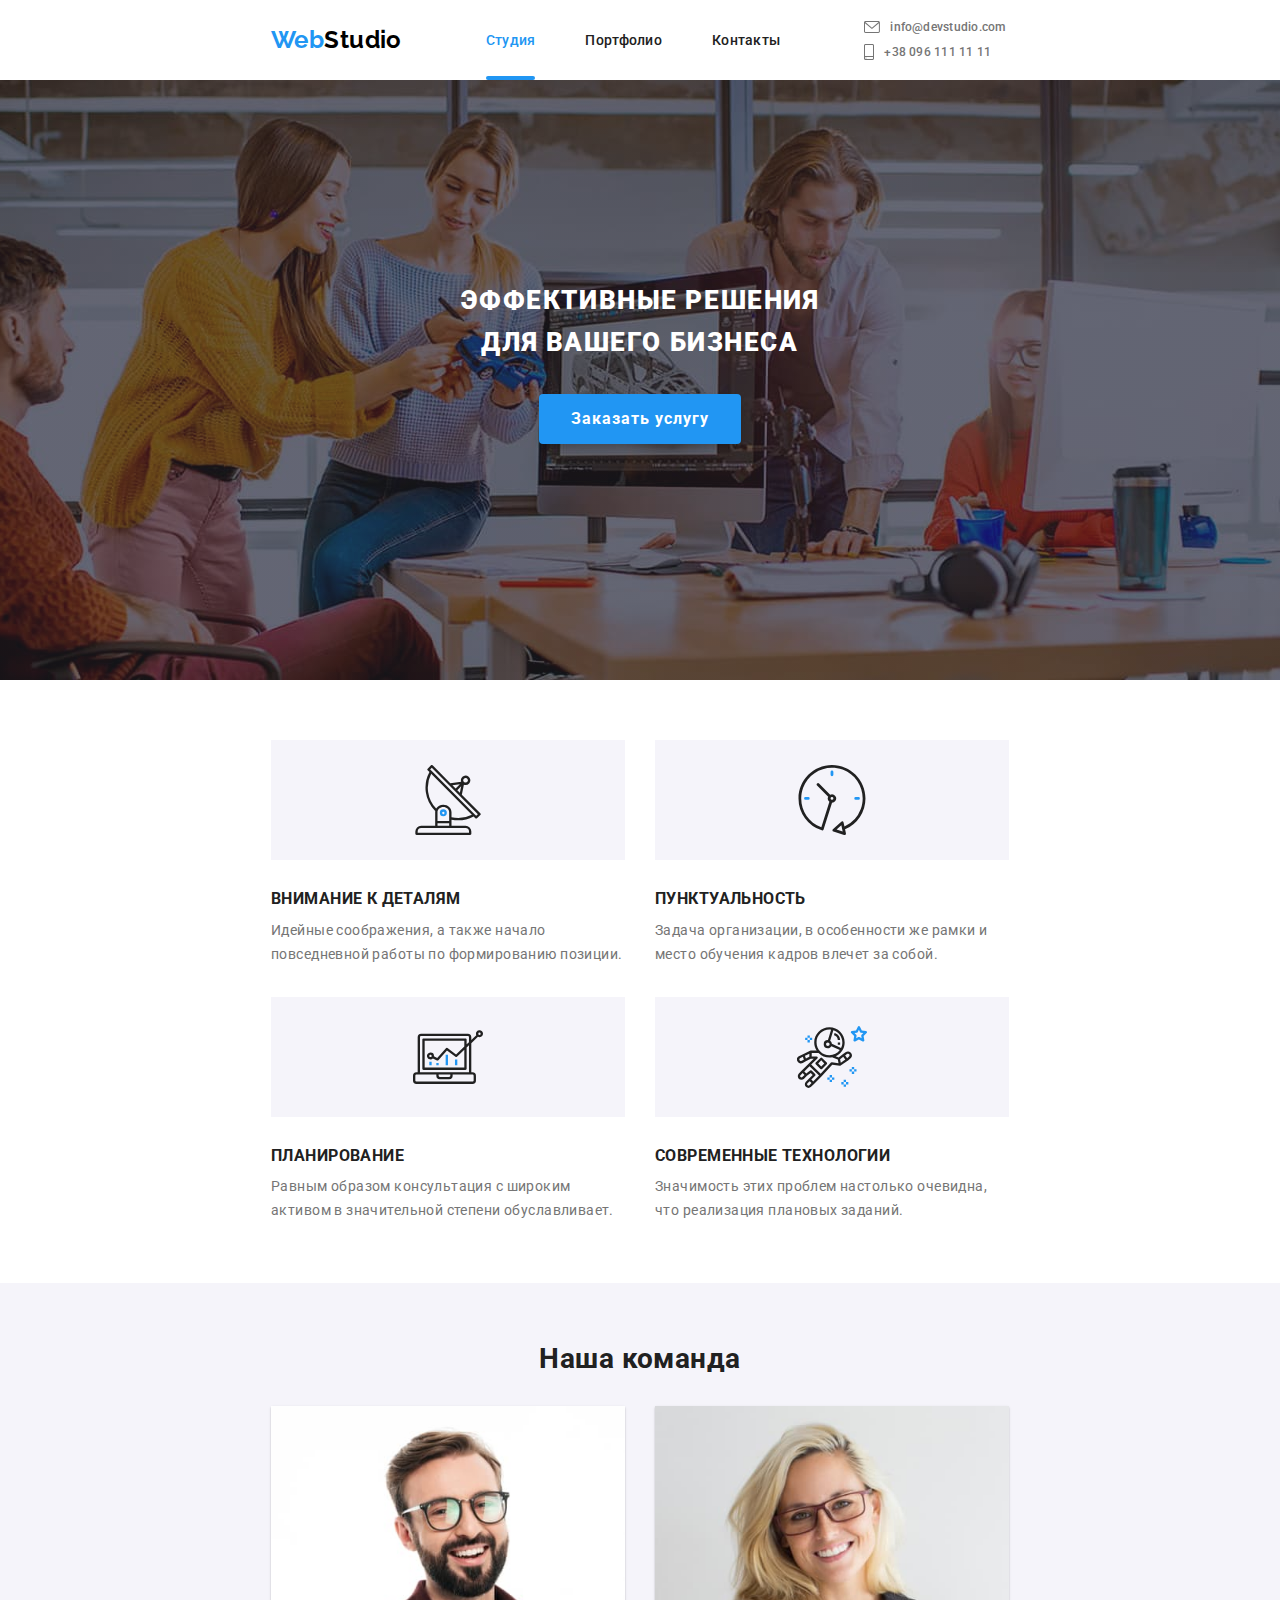
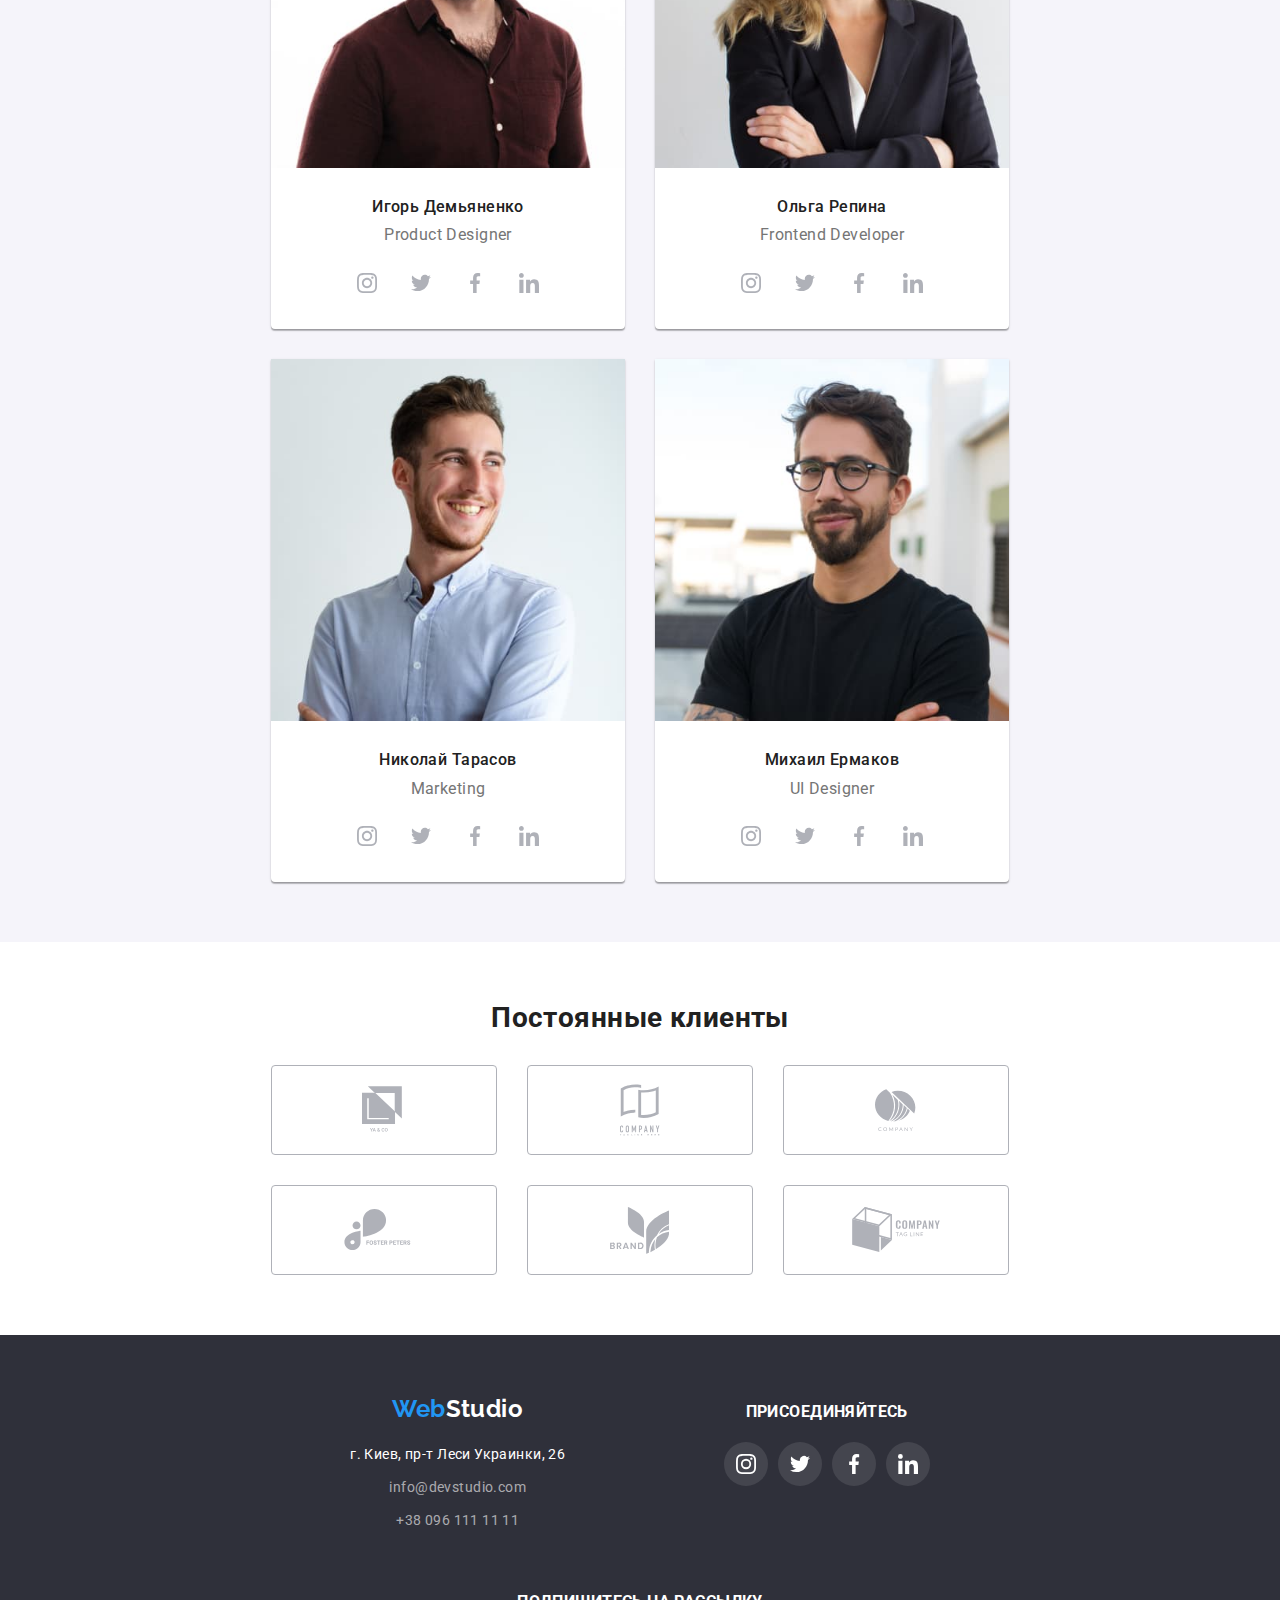
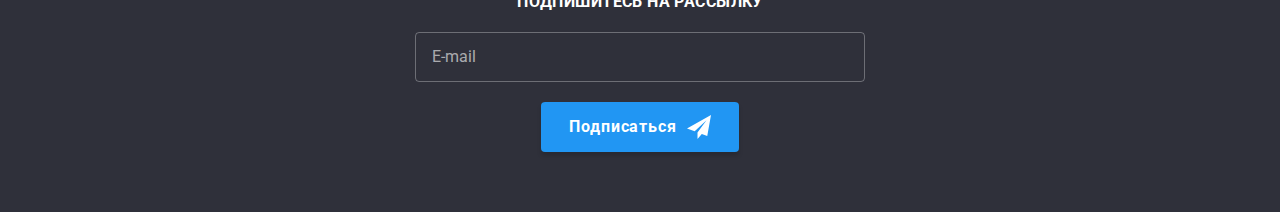
<file: index.html>
<!DOCTYPE html>
<html lang="ru">
<head>
    <meta charset="UTF-8">
    <meta name="viewport" content="width=device-width, initial-scale=1.0">
    <title>Web Studio</title>
    <link href="https://fonts.googleapis.com/css2?family=Roboto:wght@400;500;700;900&display=swap" rel="stylesheet">
    <link href="https://fonts.googleapis.com/css2?family=Raleway:wght@700&family=Roboto:wght@400;500;700;900&display=swap" rel="stylesheet">
    <link rel="stylesheet" href="./css/main.min.css">
</head>
<body>
    <header class="header">
        <div class="header-nav container">
            <div class="mobile-header">
                <a href="./index.html" class="logo"><span>Web</span><span class="studio-logo">Studio</span></a>
                <button 
                class="menu-button is-open" 
                type="button"
                aria-expanded="false"
                aria-controls="menu-container" 
                data-menu-button>
                    <svg width="40px" height="40px" aria-label="переключатель мобильного меню">
                        <use class="menu-icon-open" href="./images/icons/symbol-defs.svg#icon-open-menu"></use>
                        <use class="menu-icon-close" href="./images/icons/symbol-defs.svg#icon-close-menu"></use>
                    </svg>
                </button>
            </div>
            <div class="menu-container" id="menu-container" data-menu>
                <nav>
                    <ul class="site-nav">
                        <li><a class="site-nav-link current-link" href="./index.html">Студия</a></li>
                        <li><a class="site-nav-link" href="./portfolio.html">Портфолио</a></li>
                        <li><a class="site-nav-link" href="#">Контакты</a></li>
                    </ul>
                </nav>
                <ul class="auth-nav">
                    <li><a class="auth-nav-link" href="mailto:info@devstudio.com">
                        <svg class="nav-icon" width="16px" height="12px">
                            <use href="./images/icons/symbol-defs.svg#icon-envelope"></use>
                        </svg> info@devstudio.com</a>
                    </li>
                    <li><a class="auth-nav-link" href="tel:+380961111111">
                        <svg class="nav-icon" width="10px" height="16px">
                            <use href="./images/icons/symbol-defs.svg#icon-smartphone"></use>
                        </svg>+38 096 111 11 11</a>
                    </li>
                </ul>   
            </div>      
        </div>
    </header>
    <main>
        <section class="hero">
            <div class="container">
            <h1 class="hero-title">Эффективные решения<br>для вашего бизнеса</h1>
            <button data-modal-open class="hero-button">Заказать услугу</button>                      
            </div>        
        </section>
        <section class="about-us">
          <div class="container">
            <h2 class="is-hidden">Особенности нашей компании</h2>
            <ul class="about-us-list">
                <li class="about-us-item-antenna">
                    <h3 class="about-us-title">Внимание к деталям</h3>
                    <p class="about-us-text">Идейные соображения, а также начало повседневной работы по формированию позиции.</p>
                </li>
                <li class="about-us-item-clock">
                    <h3 class="about-us-title">Пунктуальность</h3>
                    <p class="about-us-text">Задача организации, в особенности же рамки и место обучения кадров влечет за собой.</p>
                </li>
                <li class="about-us-item-diagram">
                    <h3 class="about-us-title">Планирование</h3>
                    <p class="about-us-text">Равным образом консультация с широким активом в значительной степени обуславливает.</p>
                </li>
                <li class="about-us-item-astronaut">
                    <h3 class="about-us-title">Современные технологии</h3>
                    <p class="about-us-text">Значимость этих проблем настолько очевидна, что реализация плановых заданий.</p>
                </li>
            </ul>
        </div>
        </section>
        <section class="features">
            <div class="container">
            <h2 class="features-title">Чем мы занимаемся</h2>
            <ul class="features-list">
                <li class="features-item">
                    <img class="features-img" 
                    srcset="
                         ./images/1_img370.jpg 1x, 
                         ./images/1_img740.jpg 2x"
                    src="./images/1_img370.jpg" 
                    alt="картинка рабочего процесса 1">
                    <h3 class="features-img-caption">Десктопные приложения</h3>
                </li>
                <li class="features-item">
                    <img class="features-img" 
                    srcset="
                         ./images/2_img370.jpg 1x, 
                         ./images/2_img740.jpg 2x"
                    src="./images/2_img370.jpg" 
                    alt="картинка рабочего процесса 2">
                    <h3 class="features-img-caption">Мобильные приложения</h3>
                </li>
                <li class="features-item">
                    <img class="features-img" 
                    srcset="
                         ./images/3_img370.jpg 1x, 
                         ./images/3_img740.jpg 2x"
                    src="./images/3_img370.jpg" 
                    alt="картинка рабочего процесса 3">
                    <h3 class="features-img-caption">Дизайнерские решения</h3>
                </li>
            </ul>
            </div>
        </section>
        <section class="team">
            <div class="container">
            <h2 class="team-title">Наша команда</h2>
            <ul class="team-list">
                <li class="team-item">
                    <img class="team-worker-photo" 
                         srcset="
                         ./images/team/igor_demyanenko_img450.jpg 1x, 
                         ./images/team/igor_demyanenko_img900.jpg 2x"
                         src="./images/team/igor_demyanenko_img450.jpg" 
                         alt="Игорь Демьяненко">
                    <h3 class="team-worker-name">Игорь Демьяненко</h3>
                    <p class="team-worker-profession">Product Designer</p>
                    <ul class="team-social-links-list">
                        <li><a class="team-social-link" href="">
                                <svg class="team-social-icon" width="20px" height="20px">
                                    <use href="./images/icons/symbol-defs.svg#icon-instagram"></use>
                                </svg>
                            </a>
                        </li>                        
                        <li><a class="team-social-link" href="">
                                <svg class="team-social-icon" width="20px" height="20px">
                                    <use href="./images/icons/symbol-defs.svg#icon-twitter"></use>
                                </svg>
                            </a>
                        </li>
                        <li><a class="team-social-link" href="">
                                <svg class="team-social-icon" width="20px" height="20px">
                                    <use href="./images/icons/symbol-defs.svg#icon-facebook"></use>
                                </svg>
                            </a>
                        </li>
                        <li><a class="team-social-link" href="">
                                <svg class="team-social-icon" width="20px" height="20px">
                                    <use href="./images/icons/symbol-defs.svg#icon-linkedin"></use>
                                </svg>
                            </a>
                        </li>
                    </ul>
                </li>
                <li class="team-item">
                    <img class="team-worker-photo"
                    srcset="
                         ./images/team/olga_repina_img450.jpg 1x, 
                         ./images/team/olga_repina_img900.jpg 2x" 
                    src="./images/team/olga_repina_img450.jpg" 
                    alt="Ольга Репина">
                    <h3 class="team-worker-name">Ольга Репина</h3>
                    <p class="team-worker-profession">Frontend Developer</p>
                    <ul class="team-social-links-list">
                        <li><a class="team-social-link" href="">
                                <svg class="team-social-icon" width="20px" height="20px">
                                    <use href="./images/icons/symbol-defs.svg#icon-instagram"></use>
                                </svg>
                            </a>
                        </li>
                        <li><a class="team-social-link" href="">
                                <svg class="team-social-icon" width="20px" height="20px">
                                    <use href="./images/icons/symbol-defs.svg#icon-twitter"></use>
                                </svg>
                            </a>
                        </li>
                        <li><a class="team-social-link" href="">
                                <svg class="team-social-icon" width="20px" height="20px">
                                    <use href="./images/icons/symbol-defs.svg#icon-facebook"></use>
                                </svg>
                            </a>
                        </li>
                        <li><a class="team-social-link" href="">
                                <svg class="team-social-icon" width="20px" height="20px">
                                    <use href="./images/icons/symbol-defs.svg#icon-linkedin"></use>
                                </svg>
                            </a>
                        </li>
                    </ul>
                </li>
                <li class="team-item">
                    <img class="team-worker-photo" 
                    srcset="
                         ./images/team/nikolai_tarasov_img450.jpg 1x, 
                         ./images/team/nikolai_tarasov_img900.jpg 2x" 
                    src="./images/team/nikolai_tarasov_img450.jpg" 
                    alt="Николай Тарасов">
                    <h3 class="team-worker-name">Николай Тарасов</h3>
                    <p  class="team-worker-profession">Marketing</p>
                    <ul class="team-social-links-list">
                        <li><a class="team-social-link" href="">
                                <svg class="team-social-icon" width="20px" height="20px">
                                    <use href="./images/icons/symbol-defs.svg#icon-instagram"></use>
                                </svg>
                            </a>
                        </li>
                        <li><a class="team-social-link" href="">
                                <svg class="team-social-icon" width="20px" height="20px">
                                    <use href="./images/icons/symbol-defs.svg#icon-twitter"></use>
                                </svg>
                            </a>
                        </li>
                        <li><a class="team-social-link" href="">
                                <svg class="team-social-icon" width="20px" height="20px">
                                    <use href="./images/icons/symbol-defs.svg#icon-facebook"></use>
                                </svg>
                            </a>
                        </li>
                        <li><a class="team-social-link" href="">
                                <svg class="team-social-icon" width="20px" height="20px">
                                    <use href="./images/icons/symbol-defs.svg#icon-linkedin"></use>
                                </svg>
                            </a>
                        </li>
                    </ul>
                </li>
                <li class="team-item">
                    <img class="team-worker-photo"
                    srcset="
                         ./images/team/mihail_ermakov_img450.jpg 1x, 
                         ./images/team/mihail_ermakov_img900.jpg 2x"  
                    src="./images/team/mihail_ermakov_img450.jpg" 
                    alt="Михаил Ермаков">
                    <h3 class="team-worker-name">Михаил Ермаков</h3>
                    <p class="team-worker-profession">UI Designer</p>
                    <ul class="team-social-links-list">
                        <li><a class="team-social-link" href="">
                                <svg class="team-social-icon" width="20px" height="20px">
                                    <use href="./images/icons/symbol-defs.svg#icon-instagram"></use>
                                </svg>
                            </a>
                        </li>
                        <li><a class="team-social-link" href="">
                                <svg class="team-social-icon" width="20px" height="20px">
                                    <use href="./images/icons/symbol-defs.svg#icon-twitter"></use>
                                </svg>
                            </a>
                        </li>
                        <li><a class="team-social-link" href="">
                                <svg class="team-social-icon" width="20px" height="20px">
                                    <use href="./images/icons/symbol-defs.svg#icon-facebook"></use>
                                </svg>
                            </a>
                        </li>
                        <li><a class="team-social-link" href="">
                                <svg class="team-social-icon" width="20px" height="20px">
                                    <use href="./images/icons/symbol-defs.svg#icon-linkedin"></use>
                                </svg>
                            </a>
                        </li>
                    </ul>
                </li>
            </ul>                
            </div>
        </section>
        <section class="clients">
            <div class="container">
            <h2 class="clients-title">Постоянные клиенты</h2>
            <ul class="clients-list">
                <li><a class="clients-link" href="">
                    <svg class="clients-logo" width="44px" height="49px">
                        <use href="./images/icons/symbol-defs.svg#icon-logo-1"></use>
                    </svg>
                </a></li>
                <li><a class="clients-link" href="">
                    <svg class="clients-logo" width="40px" height="52px">
                        <use href="./images/icons/symbol-defs.svg#icon-logo-2"></use>
                    </svg>
                </a></li>
                <li><a class="clients-link" href="">
                    <svg class="clients-logo" width="41px" height="42.6px">
                        <use href="./images/icons/symbol-defs.svg#icon-logo-3"></use>
                    </svg>
                </a></li>
                <li><a class="clients-link" href="">
                    <svg class="clients-logo" width="79.6px" height="42px">
                        <use href="./images/icons/symbol-defs.svg#icon-logo-4"></use>
                    </svg>
                </a></li>
                <li><a class="clients-link" href="">
                    <svg class="clients-logo" width="59px" height="47px">
                        <use href="./images/icons/symbol-defs.svg#icon-logo-5"></use>
                    </svg>
                </a></li>
                <li><a class="clients-link" href="">
                    <svg class="clients-logo"  width="88.5px" height="45.5px">
                        <use href="./images/icons/symbol-defs.svg#icon-logo-6"></use>
                    </svg>
                </a></li>
            </ul>    
            </div>
        </section>
    </main>
        <footer class="footer">
            <div class="footer-nav container">
                <div class="footer-auth-nav">
                    <a class="logo" href="./index.html"><span>Web</span><span class="studio-logo">Studio</span></a>
                    <address>
                        <ul class="footer-auth-nav-list">
                            <li class="footer-auth-nav-link"><a href="#">г. Киев, пр-т Леси Украинки, 26</a></li>
                            <li class="footer-auth-nav-link"><a href="mailto:info@devstudio.com">info@devstudio.com</a></li>
                            <li class="footer-auth-nav-link"><a href="tel:+380961111111">+38 096 111 11 11</a></li>
                        </ul>
                    </address>
                </div>
                <div class="footer-social-links">
                    <h3 class="footer-social-links-title">присоединяйтесь</h3>
                    <ul class="footer-social-links-list">
                        <li><a class="footer-social-links-instagram" href=""></a></li>
                        <li><a class="footer-social-links-twitter" href=""></a></li>
                        <li><a class="footer-social-links-facebook" href=""></a></li>
                        <li><a class="footer-social-links-linkedin" href=""></a></li>
                    </ul>
                </div>
                <form class="footer-form">
                    <h3 class="footer-form-title">Подпишитесь на рассылку</h3>
                    <input class="footer-input" type="email" name="email" placeholder="E-mail">
                    <button class="footer-input-button" type="submit">
                        Подписаться
                        <svg class="footer-input-img" width="24px" height="24px">
                            <use href="./images/icons/symbol-defs.svg#icon-send"></use>
                        </svg>
                    </button>
                </form>
            </div>
        </footer>
    <!-- modal window -->
     <div  data-modal class="is-hidden modal-backdrop">
        <div class="modal">
            <button data-modal-close class="modal-close-button">
              <svg class="modal-icon-close" width="14px" height="14px">
                <use href="./images/icons/symbol-defs.svg#icon-close"></use>
              </svg>  
            </button>

            <!-- разметка формы -->

              <p class="modal-form-title">Оставьте свои данные, мы вам перезвоним</p>
              <form class="js-speaker-form">
                <label class="modal-form-field">
                    <p class="modal-form-field-caption">Имя</p>
                    <input class="modal-form-input" type="text" name="name"/>
                    <svg class="modal-input-icon icon-man" width="18px" height="18px">
                        <use href="./images/icons/symbol-defs.svg#icon-man"></use>
                    </svg>
                </label>
                <label class="modal-form-field">
                    <p class="modal-form-field-caption">Телефон</p>
                    <input class="modal-form-input" type="tel" name="tel"/> 
                    <svg class="modal-input-icon" width="18px" height="18px">
                        <use href="./images/icons/symbol-defs.svg#icon-phone"></use>
                    </svg>
                </label>
                <label class="modal-form-field">
                    <p class="modal-form-field-caption">Почта</p>
                    <input class="modal-form-input" type="email" name="mail"/>
                    <svg class="modal-input-icon" width="18px" height="18px">
                        <use href="./images/icons/symbol-defs.svg#icon-email"></use>
                    </svg>
                </label>
                <label class="modal-form-field">
                    <p class="modal-form-field-caption">Комментарий</p>
                    <textarea  class="modal-form-input" name="comment" placeholder="Введите текст"></textarea>
                </label>                
                <label class="modal-checkbox-label">
                    <input class="modal-checkbox" type="checkbox" name="agreement">
                    <span class="modal-checkbox-content">Соглашаюсь с рассылкой и принимаю <a class="modal-agreement-terms" href=""> Условия договора</a></span>
                </label>
                <button class="modal-submit-button" type="submit">Отправить</button>
              </form>   
        </div>
    </div>      
    <script src="./js/modal.js"></script>
    <script src="./js/menu.js"></script>
</body>
</html>
</file>
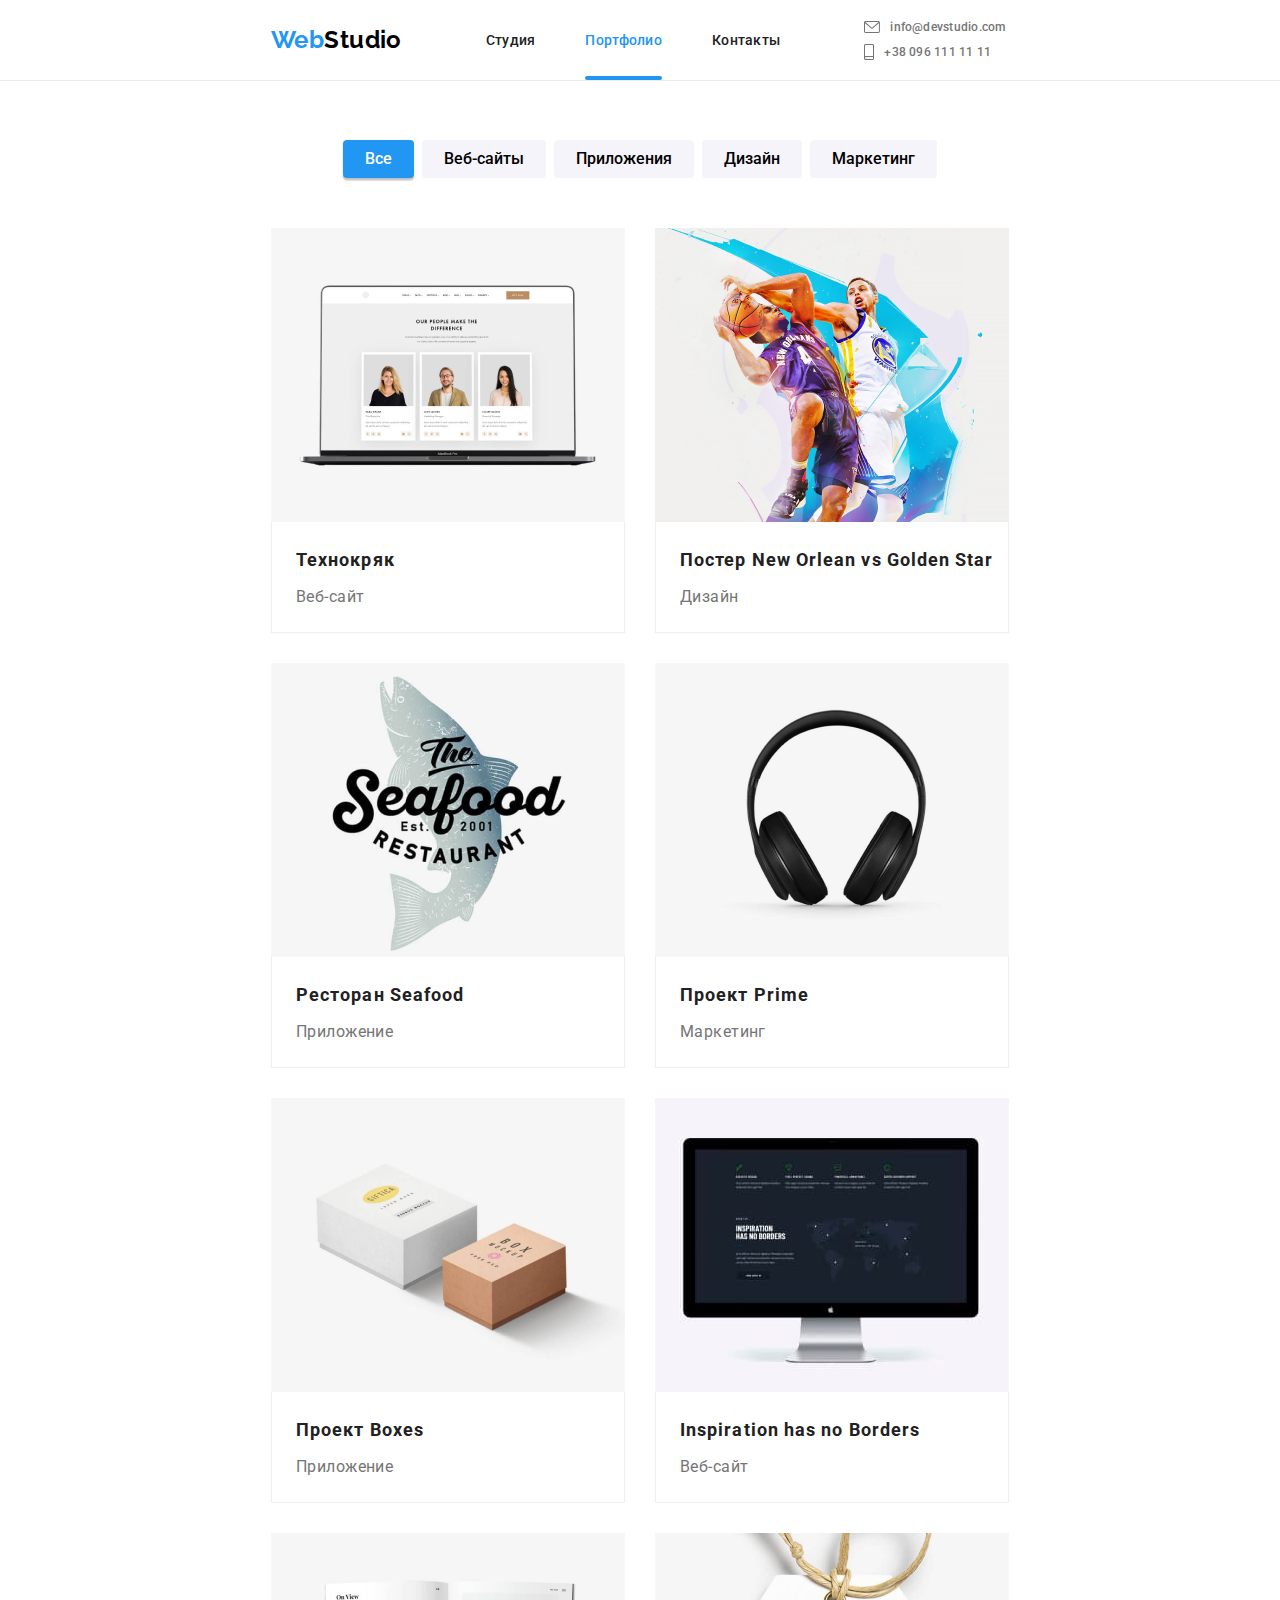
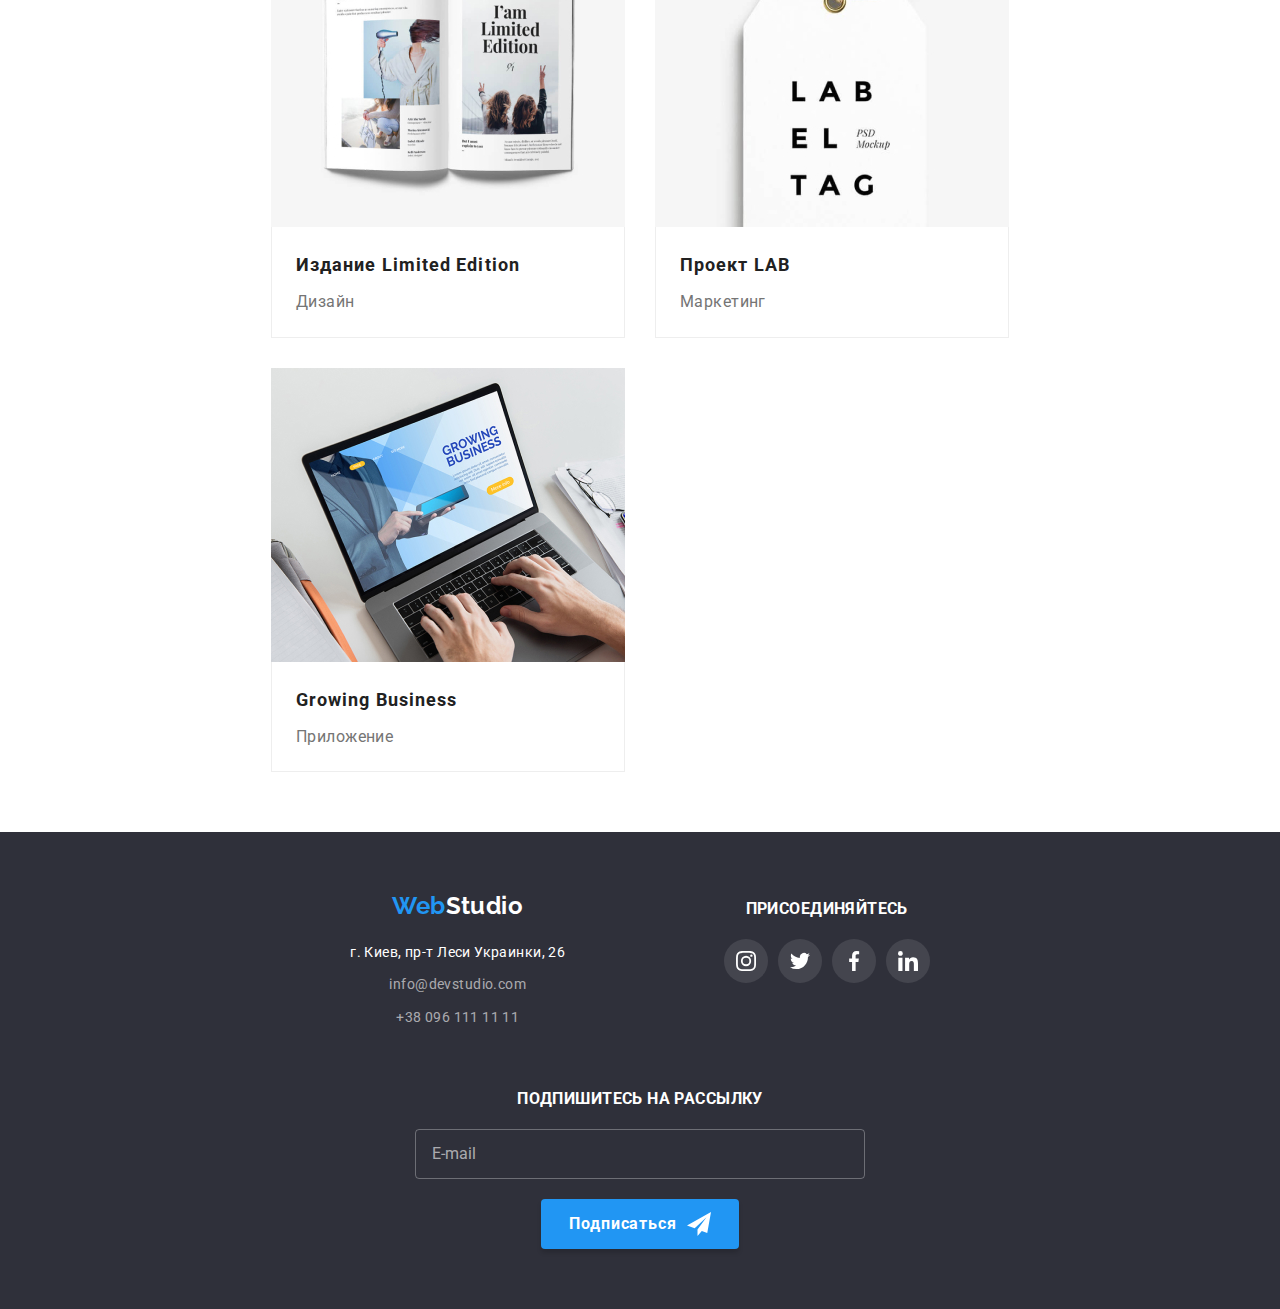
<file: portfolio.html>
<!DOCTYPE html>
<html lang="ru">
<head>
    <meta charset="UTF-8">
    <meta name="viewport" content="width=device-width, initial-scale=1.0">
    <title>Portfolio</title>
    <link href="https://fonts.googleapis.com/css2?family=Roboto:wght@400;500;700;900&display=swap" rel="stylesheet">
    <link href="https://fonts.googleapis.com/css2?family=Raleway:wght@700&family=Roboto:wght@400;500;700;900&display=swap"
        rel="stylesheet">
    <link rel="stylesheet" href="./css/portfolio.min.css">
</head>
<body>
    <header class="header">
      <div class="header-nav container">
        <div class="mobile-header">
          <a href="./index.html" class="logo"><span>Web</span><span class="studio-logo">Studio</span></a>
          <button class="menu-button is-open" type="button" aria-expanded="false" aria-controls="menu-container"
            data-menu-button>
            <svg width="40px" height="40px" aria-label="переключатель мобильного меню">
              <use class="menu-icon-open" href="./images/icons/symbol-defs.svg#icon-open-menu"></use>
              <use class="menu-icon-close" href="./images/icons/symbol-defs.svg#icon-close-menu"></use>
            </svg>
          </button>
        </div>
        <div class="menu-container" id="menu-container" data-menu>
          <nav>
            <ul class="site-nav">
              <li><a class="site-nav-link" href="./index.html">Студия</a></li>
              <li><a class="site-nav-link current-link" href="./portfolio.html">Портфолио</a></li>
              <li><a class="site-nav-link" href="#">Контакты</a></li>
            </ul>
          </nav>
          <ul class="auth-nav">
            <li><a class="auth-nav-link" href="mailto:info@devstudio.com">
                <svg class="nav-icon" width="16px" height="12px">
                  <use href="./images/icons/symbol-defs.svg#icon-envelope"></use>
                </svg> info@devstudio.com</a>
            </li>
            <li><a class="auth-nav-link" href="tel:+380961111111">
                <svg class="nav-icon" width="10px" height="16px">
                  <use href="./images/icons/symbol-defs.svg#icon-smartphone"></use>
                </svg>+38 096 111 11 11</a>
            </li>
          </ul>
        </div>
      </div>
    </header>
    <main>
        <section class="projects">
            <div class="container">
            <h1 class="is-hidden">Наши проэкты</h1>
            <div class="projects-filter">
              <ul class="projects-filter-list"> 
                <li><button class="projects-filter-button current">Все</button></li>
                <li><button class="projects-filter-button">Веб-сайты</button></li>
                <li><button class="projects-filter-button">Приложения</button></li>
                <li><button class="projects-filter-button">Дизайн</button></li>
                <li><button class="projects-filter-button">Маркетинг</button></li>
              </ul>
            </div>
            <ul class="projects-list">
              <li><a class="projects-item" href="">
                <div class="prject-img-text">
                  <img class="prject-img"
                  srcset="
                         ./images/img_tehno.jpg 1x, 
                         ./images/img_tehno@2x.jpg 2x"
                  src="./images/img_tehno.jpg" 
                  alt="картинка вебсайта на ноутбуке">
                  <p class="prject-pop-up-text">Технокряк это современная площадка распространения коронавируса. Компании используют эту
                        платформу для цифрового
                        шпионажа и атак на защищённые сервера конкурентов.</p>
                </div>
                <div class="project-content">
                  <h2 class="project-name">Технокряк</h2>
                  <p class="project-type">Веб-сайт</p>  
                </div> 
              </a></li>
              <li><a class="projects-item" href="">
                <div class="prject-img-text">
                  <img class="prject-img"
                  srcset="
                         ./images/img_new-orlean.jpg 1x, 
                         ./images/img_new-orlean@2x.jpg 2x"
                  src="./images/img_new-orlean.jpg"
                  alt="плакат с баскетболистами">
                  <p class="prject-pop-up-text">Технокряк это современная площадка распространения коронавируса. Компании используют эту
                    платформу для цифрового
                    шпионажа и атак на защищённые сервера конкурентов.</p>
                </div>
                <div class="project-content">
                  <h2 class="project-name">Постер New Orlean vs Golden Star</h2>
                  <p class="project-type">Дизайн</p>
                </div>
              </a></li>
              <li><a class="projects-item" href="">
                <div class="prject-img-text">
                  <img class="prject-img"
                  srcset="
                         ./images/img_seafood.jpg 1x, 
                         ./images/img_seafood@2x.jpg 2x"
                  src="./images/img_seafood.jpg"
                  alt="логотип рыбного ресторана">
                  <p class="prject-pop-up-text">Технокряк это современная площадка распространения коронавируса. Компании используют эту
                    платформу для цифрового
                    шпионажа и атак на защищённые сервера конкурентов.</p>
                </div>
                <div class="project-content">
                    <h2 class="project-name">Ресторан Seafood</h2>
                    <p class="project-type">Приложение</p>
                </div>
              </a></li>
              <li><a class="projects-item" href="">
                <div class="prject-img-text">
                  <img class="prject-img"
                  srcset="
                         ./images/img_headfones.jpg 1x, 
                         ./images/img_headfones@2x.jpg 2x"
                  src="./images/img_headfones.jpg" 
                  alt="картинка наушников">
                  <p class="prject-pop-up-text">Технокряк это современная площадка распространения коронавируса. Компании используют эту
                    платформу для цифрового
                    шпионажа и атак на защищённые сервера конкурентов.</p>
                </div>
                <div class="project-content">
                  <h2 class="project-name">Проект Prime</h2>
                  <p class="project-type">Маркетинг</p>
                </div>                
              </a></li>
              <li><a class="projects-item" href="">
                <div class="prject-img-text">
                  <img class="prject-img"
                  srcset="
                         ./images/img_boxes.jpg 1x, 
                         ./images/img_boxes@2x.jpg 2x"
                  src="./images/img_boxes.jpg"
                  alt="картинка с коробками">
                  <p class="prject-pop-up-text">Технокряк это современная площадка распространения коронавируса. Компании используют эту
                    платформу для цифрового
                    шпионажа и атак на защищённые сервера конкурентов.</p>
                </div>
                <div class="project-content">
                  <h2 class="project-name">Проект Boxes</h2>
                  <p class="project-type">Приложение</p>
                </div>                
              </a></li>
              <li><a class="projects-item" href="">
                <div class="prject-img-text">
                  <img class="prject-img"
                  srcset="./images/img_monitor.jpg 1x, 
                         ./images/img_monitor@2x.jpg 2x"
                  src="./images/img_monitor.jpg" 
                  alt="картинка монитора с веб-сайтом">
                  <p class="prject-pop-up-text">Технокряк это современная площадка распространения коронавируса. Компании используют эту
                    платформу для цифрового
                    шпионажа и атак на защищённые сервера конкурентов.</p>
                </div>
                <div class="project-content">
                  <h2 class="project-name">Inspiration has no Borders</h2>
                  <p class="project-type">Веб-сайт</p>
                </div>
              </a></li>
              <li><a class="projects-item" href="">
                <div class="prject-img-text">
                  <img class="prject-img"
                  srcset="
                         ./images/img_book.jpg 1x, 
                         ./images/img_book@2x.jpg 2x"
                  src="./images/img_book.jpg" 
                  alt="фото с журнальным розворотом">
                  <p class="prject-pop-up-text">Технокряк это современная площадка распространения коронавируса. Компании используют эту
                    платформу для цифрового
                    шпионажа и атак на защищённые сервера конкурентов.</p>
                </div>
                <div class="project-content">
                  <h2 class="project-name">Издание Limited Edition</h2>
                  <p class="project-type">Дизайн</p>
                </div>                
              </a></li>
              <li><a class="projects-item" href="">
                <div class="prject-img-text">
                  <img class="prject-img" 
                  srcset="
                         ./images/img_label.jpg 1x, 
                         ./images/img_label@2x.jpg 2x"
                  src="./images/img_label.jpg" 
                  alt="картинка с биркой">
                  <p class="prject-pop-up-text">Технокряк это современная площадка распространения коронавируса. Компании используют эту
                    платформу для цифрового
                    шпионажа и атак на защищённые сервера конкурентов.</p>
                </div>
                <div class="project-content">
                   <h2 class="project-name">Проект LAB</h2>
                   <p class="project-type">Маркетинг</p> 
                </div>                
              </a></li>
              <li><a class="projects-item" href="">
                <div class="prject-img-text">
                  <img class="prject-img"
                  srcset="
                         ./images/img_laptop.jpg 1x, 
                         ./images/img_laptop@2x.jpg 2x"
                  src="./images/img_laptop.jpg"
                  alt="фото ноутбука с руками на клавиатуре">
                  <p class="prject-pop-up-text">Технокряк это современная площадка распространения коронавируса. Компании используют эту
                    платформу для цифрового
                    шпионажа и атак на защищённые сервера конкурентов.</p>
                </div>
                <div class="project-content">
                   <h2 class="project-name">Growing Business</h2>
                   <p class="project-type">Приложение</p> 
                </div>                
              </a></li>   
            </ul>
            </div>
      </section>
  </main>
    <footer class="footer">
      <div class="footer-nav container">
        <div class="footer-auth-nav">
          <a class="logo" href="./index.html"><span>Web</span><span class="studio-logo">Studio</span></a>
          <address>
            <ul class="footer-auth-nav-list">
              <li class="footer-auth-nav-link"><a href="#">г. Киев, пр-т Леси Украинки, 26</a></li>
              <li class="footer-auth-nav-link"><a href="mailto:info@devstudio.com">info@devstudio.com</a></li>
              <li class="footer-auth-nav-link"><a href="tel:+380961111111">+38 096 111 11 11</a></li>
            </ul>
          </address>
        </div>
        <div class="footer-social-links">
          <h3 class="footer-social-links-title">присоединяйтесь</h3>
          <ul class="footer-social-links-list">
            <li><a class="footer-social-links-instagram" href=""></a></li>
            <li><a class="footer-social-links-twitter" href=""></a></li>
            <li><a class="footer-social-links-facebook" href=""></a></li>
            <li><a class="footer-social-links-linkedin" href=""></a></li>
          </ul>
        </div>
        <form class="footer-form">
          <h3 class="footer-form-title">Подпишитесь на рассылку</h3>
          <input class="footer-input" type="email" name="email" placeholder="E-mail">
          <button class="footer-input-button" type="submit">
            Подписаться
            <svg class="footer-input-img" width="24px" height="24px">
              <use href="./images/icons/symbol-defs.svg#icon-send"></use>
            </svg>
          </button>
        </form>
      </div>
    </footer>
    <script src="./js/menu.js"></script>
</body>
</html>
</file>
<file: css/main.min.css>
/*! modern-normalize v1.0.0 | MIT License | https://github.com/sindresorhus/modern-normalize */*,*::before,*::after{-webkit-box-sizing:border-box;box-sizing:border-box}:root{-moz-tab-size:4;-o-tab-size:4;tab-size:4}html{line-height:1.15;-webkit-text-size-adjust:100%}body{margin:0}body{font-family:system-ui,-apple-system,"Segoe UI",Roboto,Helvetica,Arial,sans-serif,"Apple Color Emoji","Segoe UI Emoji"}hr{height:0;color:inherit}abbr[title]{-webkit-text-decoration:underline dotted;text-decoration:underline dotted}b,strong{font-weight:bolder}code,kbd,samp,pre{font-family:ui-monospace, SFMono-Regular, Consolas, 'Liberation Mono', Menlo, monospace;font-size:1em}small{font-size:80%}sub,sup{font-size:75%;line-height:0;position:relative;vertical-align:baseline}sub{bottom:-0.25em}sup{top:-0.5em}table{text-indent:0;border-color:inherit}button,input,optgroup,select,textarea{font-family:inherit;font-size:100%;line-height:1.15;margin:0}button,select{text-transform:none}button,[type='button'],[type='reset'],[type='submit']{-webkit-appearance:button}::-moz-focus-inner{border-style:none;padding:0}:-moz-focusring{outline:1px dotted ButtonText}:-moz-ui-invalid{box-shadow:none}legend{padding:0}progress{vertical-align:baseline}::-webkit-inner-spin-button,::-webkit-outer-spin-button{height:auto}[type='search']{-webkit-appearance:textfield;outline-offset:-2px}::-webkit-search-decoration{-webkit-appearance:none}::-webkit-file-upload-button{-webkit-appearance:button;font:inherit}summary{display:list-item}ul{list-style:none}a{text-decoration:none;color:inherit}*{margin:0;padding:0}.container{margin-left:auto;margin-right:auto;max-width:1200px;padding-left:15px;padding-right:15px}@media screen and (min-width: 480px){.container{width:480px}}@media screen and (min-width: 768px){.container{width:768px}}@media screen and (min-width: 1600px){.container{width:1600px}}.hero-button,.footer-input-button,.modal-submit-button{display:inline-block;font-weight:700;font-size:16px;line-height:1.87;letter-spacing:0.06em;background-color:#2196f3;color:#fff;padding:10px 32px;-webkit-box-shadow:0px 4px 4px rgba(0,0,0,0.15);box-shadow:0px 4px 4px rgba(0,0,0,0.15);border-radius:4px;border:none;cursor:pointer}.features-img-caption,.footer-social-links-title,.footer-form-title{font-weight:700;line-height:1.14;text-transform:uppercase;color:#fff}.features-title,.team-title,.clients-title{font-weight:700;font-size:28px;text-align:center}@media screen and (min-width: 1600px){.features-title,.team-title,.clients-title{font-size:36px}}body{font-family:"Roboto",sans-serif;font-weight:400;font-size:14px;line-height:1.17;letter-spacing:0.03em;color:#212121;background-color:#fff}img{display:block;max-width:100%;height:auto}.is-hidden{visibility:0;opacity:0;width:1px;height:1px;margin:-1px;border:0;padding:0;pointer-events:none;-webkit-transform:scale(0);transform:scale(0)}.logo{display:inline-block;font-family:"Raleway",sans-serif;font-weight:700;font-size:24px;color:#2196f3}@media screen and (min-width: 1600px){.logo{font-size:26px}}.studio-logo{color:#000}.footer .studio-logo{color:#fff}.header{position:relative}@media screen and (min-width: 768px){.header-nav{display:-webkit-box;display:-ms-flexbox;display:flex;-webkit-box-align:center;-ms-flex-align:center;align-items:center;height:80px}}@media screen and (max-width: 767px){.mobile-header{position:relative;display:-webkit-box;display:-ms-flexbox;display:flex;-webkit-box-align:center;-ms-flex-align:center;align-items:center;-webkit-box-pack:justify;-ms-flex-pack:justify;justify-content:space-between;background-color:#fff;height:60px;z-index:2}}.menu-button{padding:0;border:none;background-color:transparent;-webkit-transition:color 250ms cubic-bezier(0.4, 0, 0.2, 1);transition:color 250ms cubic-bezier(0.4, 0, 0.2, 1)}.menu-button:hover{color:#2196f3}.menu-button .menu-icon-open,.menu-button .menu-icon-close{fill:currentColor}@media screen and (min-width: 768px){.menu-button{display:none}}.menu-button .menu-icon-close{display:none}.menu-button.is-open .menu-icon-close{display:block}.menu-button.is-open .menu-icon-open{display:none}@media screen and (max-width: 767px){.menu-container{position:absolute;text-align:center;top:100%;left:0;width:100%;font-size:18px;background-color:#fff;border-top:1px solid #ececec;padding:60px 0;-webkit-transform:translateY(-110%);transform:translateY(-110%);z-index:1;-webkit-transition:-webkit-transform 250ms cubic-bezier(0.4, 0, 0.2, 1);transition:-webkit-transform 250ms cubic-bezier(0.4, 0, 0.2, 1);transition:transform 250ms cubic-bezier(0.4, 0, 0.2, 1);transition:transform 250ms cubic-bezier(0.4, 0, 0.2, 1), -webkit-transform 250ms cubic-bezier(0.4, 0, 0.2, 1)}.menu-container.is-open{-webkit-transform:translateY(0);transform:translateY(0)}}@media screen and (min-width: 768px){.menu-container{display:-webkit-box;display:-ms-flexbox;display:flex;-webkit-box-align:center;-ms-flex-align:center;align-items:center}}@media screen and (max-width: 767px){.site-nav{margin-bottom:60px}.site-nav li:not(:last-child){margin-bottom:40px}}@media screen and (min-width: 768px){.site-nav{display:-webkit-inline-box;display:-ms-inline-flexbox;display:inline-flex;margin-left:84px}.site-nav li:not(:last-child){margin-right:50px}}@media screen and (min-width: 1600px){.site-nav{margin-left:93px}}.site-nav-link{font-weight:500;letter-spacing:0.02em;-webkit-transition:color 250ms cubic-bezier(0.4, 0, 0.2, 1);transition:color 250ms cubic-bezier(0.4, 0, 0.2, 1)}.site-nav-link:hover,.site-nav-link:focus{color:#2196f3}@media screen and (min-width: 1600px){.site-nav-link{display:-webkit-box;display:-ms-flexbox;display:flex}}.current-link{position:relative;color:#2196f3}.current-link::after{display:inline-block;content:'';position:absolute;top:29px;left:0;height:4px;width:100%;border-radius:2px;background-color:#2196f3;opacity:1}@media screen and (min-width: 768px){.current-link::after{top:44px}}@media screen and (max-width: 767px){.auth-nav li:not(:last-child){margin-bottom:16px}}@media screen and (min-width: 768px){.auth-nav{font-size:12px;margin-left:84px}.auth-nav li:not(:last-child){margin-bottom:10px}}@media screen and (min-width: 1600px){.auth-nav{display:-webkit-box;display:-ms-flexbox;display:flex;-webkit-box-align:center;-ms-flex-align:center;align-items:center;font-size:14px;margin-left:305px}.auth-nav li:not(:last-child){margin:0 30px 0 0}}.auth-nav-link{font-weight:500;letter-spacing:0.02em;color:#757575;-webkit-transition:color 250ms cubic-bezier(0.4, 0, 0.2, 1);transition:color 250ms cubic-bezier(0.4, 0, 0.2, 1)}@media screen and (min-width: 768px){.auth-nav-link{display:-webkit-box;display:-ms-flexbox;display:flex;-webkit-box-align:center;-ms-flex-align:center;align-items:center}}.auth-nav-link:hover,.auth-nav-link:focus{color:#2196f3}.nav-icon{fill:currentColor;margin-right:10px}.hero{text-align:center;padding:118px 0;margin-left:auto;margin-right:auto;height:400px;max-width:1600px;background-color:#2f303a;background-image:-webkit-gradient(linear, left top, right top, from(rgba(47,48,58,0.4)), to(rgba(47,48,58,0.4))),url(./../images/img_header_mobile.jpg);background-image:linear-gradient(to right, rgba(47,48,58,0.4), rgba(47,48,58,0.4)),url(./../images/img_header_mobile.jpg);background-position:center;background-repeat:no-repeat;background-size:cover}@media screen and (min-device-pixel-ratio: 2), screen and (-webkit-min-device-pixel-ratio: 2), screen and (min-resolution: 192dpi), screen and (min-resolution: 2dppx){.hero{background-image:-webkit-gradient(linear, left top, right top, from(rgba(47,48,58,0.4)), to(rgba(47,48,58,0.4))),url(./../images/img_header_mobile@2x.jpg);background-image:linear-gradient(to right, rgba(47,48,58,0.4), rgba(47,48,58,0.4)),url(./../images/img_header_mobile@2x.jpg)}}@media screen and (min-width: 701px){.hero{background-image:-webkit-gradient(linear, left top, right top, from(rgba(47,48,58,0.4)), to(rgba(47,48,58,0.4))),url(./../images/img_header_tablet.jpg);background-image:linear-gradient(to right, rgba(47,48,58,0.4), rgba(47,48,58,0.4)),url(./../images/img_header_tablet.jpg)}}@media screen and (min-width: 701px) and (min-device-pixel-ratio: 2), screen and (min-width: 701px) and (-webkit-min-device-pixel-ratio: 2), screen and (min-width: 701px) and (min-resolution: 192dpi), screen and (min-width: 701px) and (min-resolution: 2dppx){.hero{background-image:-webkit-gradient(linear, left top, right top, from(rgba(47,48,58,0.4)), to(rgba(47,48,58,0.4))),url(./../images/img_header_tablet@2x.jpg);background-image:linear-gradient(to right, rgba(47,48,58,0.4), rgba(47,48,58,0.4)),url(./../images/img_header_tablet@2x.jpg)}}@media screen and (min-width: 951px){.hero{padding:200px 0;height:600px;background-image:-webkit-gradient(linear, left top, right top, from(rgba(47,48,58,0.4)), to(rgba(47,48,58,0.4))),url(./../images/Img_header_desktop.jpg);background-image:linear-gradient(to right, rgba(47,48,58,0.4), rgba(47,48,58,0.4)),url(./../images/Img_header_desktop.jpg)}}@media screen and (min-width: 951px) and (min-device-pixel-ratio: 2), screen and (min-width: 951px) and (-webkit-min-device-pixel-ratio: 2), screen and (min-width: 951px) and (min-resolution: 192dpi), screen and (min-width: 951px) and (min-resolution: 2dppx){.hero{background-image:-webkit-gradient(linear, left top, right top, from(rgba(47,48,58,0.4)), to(rgba(47,48,58,0.4))),url(./../images/Img_header_desktop@2x.jpg);background-image:linear-gradient(to right, rgba(47,48,58,0.4), rgba(47,48,58,0.4)),url(./../images/Img_header_desktop@2x.jpg)}}.hero-title{font-weight:900;font-size:26px;line-height:1.61;letter-spacing:0.06em;text-transform:uppercase;color:#fff;margin-bottom:30px}@media screen and (min-width: 1600px){.hero-title{font-size:44px;line-height:1.36}}.about-us{padding:60px 0}@media screen and (min-width: 1600px){.about-us{padding:94px 0}}@media screen and (min-width: 768px){.about-us-list{display:-webkit-box;display:-ms-flexbox;display:flex;-ms-flex-wrap:wrap;flex-wrap:wrap;margin:-15px}}@media screen and (max-width: 767px){.about-us-item-antenna:not(:last-child){margin-bottom:30px}}@media screen and (min-width: 768px){.about-us-item-antenna{width:calc((100% - 2 * 30px) / 2);margin:15px}}@media screen and (min-width: 1600px){.about-us-item-antenna{width:calc((100% - 4 * 30px) / 4)}}.about-us-item-antenna::before{display:block;content:'';height:120px;background-image:url(../images/icons/antenna.svg);background-color:#f5f4fa;background-repeat:no-repeat;background-position:center;margin-bottom:30px}@media screen and (max-width: 767px){.about-us-item-clock:not(:last-child){margin-bottom:30px}}@media screen and (min-width: 768px){.about-us-item-clock{width:calc((100% - 2 * 30px) / 2);margin:15px}}@media screen and (min-width: 1600px){.about-us-item-clock{width:calc((100% - 4 * 30px) / 4)}}.about-us-item-clock::before{display:block;content:'';height:120px;background-image:url(../images/icons/clock.svg);background-color:#f5f4fa;background-repeat:no-repeat;background-position:center;margin-bottom:30px}@media screen and (max-width: 767px){.about-us-item-diagram:not(:last-child){margin-bottom:30px}}@media screen and (min-width: 768px){.about-us-item-diagram{width:calc((100% - 2 * 30px) / 2);margin:15px}}@media screen and (min-width: 1600px){.about-us-item-diagram{width:calc((100% - 4 * 30px) / 4)}}.about-us-item-diagram::before{display:block;content:'';height:120px;background-image:url(../images/icons/diagram.svg);background-color:#f5f4fa;background-repeat:no-repeat;background-position:center;margin-bottom:30px}@media screen and (max-width: 767px){.about-us-item-astronaut:not(:last-child){margin-bottom:30px}}@media screen and (min-width: 768px){.about-us-item-astronaut{width:calc((100% - 2 * 30px) / 2);margin:15px}}@media screen and (min-width: 1600px){.about-us-item-astronaut{width:calc((100% - 4 * 30px) / 4)}}.about-us-item-astronaut::before{display:block;content:'';height:120px;background-image:url(../images/icons/astronaut.svg);background-color:#f5f4fa;background-repeat:no-repeat;background-position:center;margin-bottom:30px}.about-us-title{text-align:center;font-weight:700;line-height:1.14;text-transform:uppercase;margin-bottom:10px}@media screen and (min-width: 768px){.about-us-title{text-align:start}}.about-us-text{line-height:1.71;color:#757575}.features{padding-bottom:94px}@media screen and (max-width: 1600px){.features{display:none}}.features-title{margin-bottom:50px}.features-list{display:-webkit-box;display:-ms-flexbox;display:flex}.features-item{display:-webkit-box;display:-ms-flexbox;display:flex;position:relative;width:calc((100% - 30px * 2) / 3);height:294px;overflow:hidden}.features-item:not(:last-child){margin-right:30px}.features-img-caption{padding:27px 0;width:100%;text-align:center;background-color:rgba(47,48,58,0.8);position:absolute;bottom:0}.team{background-color:#f5f4fa;padding:60px 0}@media screen and (min-width: 1600px){.team{padding:94px 0}}.team-title{margin-bottom:30px}@media screen and (min-width: 1600px){.team-title{margin-bottom:50px}}@media screen and (min-width: 768px){.team-list{display:-webkit-box;display:-ms-flexbox;display:flex;-ms-flex-wrap:wrap;flex-wrap:wrap;margin:-15px}}.team-item{background-color:#fff;-webkit-box-shadow:0px 1px 3px rgba(0,0,0,0.12),0px 1px 1px rgba(0,0,0,0.14),0px 2px 1px rgba(0,0,0,0.2);box-shadow:0px 1px 3px rgba(0,0,0,0.12),0px 1px 1px rgba(0,0,0,0.14),0px 2px 1px rgba(0,0,0,0.2);border-radius:0px 0px 4px 4px}@media screen and (max-width: 767px){.team-item:not(:last-child){margin-bottom:30px}}@media screen and (min-width: 768px){.team-item{width:calc((100% - 2 * 30px) / 2);margin:15px}}@media screen and (min-width: 1600px){.team-item{width:calc((100% - 4 * 30px) / 4)}}.team-worker-photo{margin-bottom:30px}.team-worker-name{font-weight:500;font-size:16px;text-align:center;margin-bottom:10px}.team-worker-profession{font-size:16px;color:#757575;text-align:center;margin-bottom:16px}.team-social-links-list{display:-webkit-box;display:-ms-flexbox;display:flex;-webkit-box-pack:center;-ms-flex-pack:center;justify-content:center;-webkit-box-align:center;-ms-flex-align:center;align-items:center;padding-bottom:24px}@media screen and (min-width: 1600px){.team-social-links-list{padding-bottom:30px}}.team-social-links-list li:not(:last-child){margin-right:10px}.team-social-link{display:-webkit-box;display:-ms-flexbox;display:flex;-webkit-box-pack:center;-ms-flex-pack:center;justify-content:center;-webkit-box-align:center;-ms-flex-align:center;align-items:center;width:44px;height:44px;color:#afb1b8;background-position:center;background-repeat:no-repeat;border-radius:50%;-webkit-transition:all 250ms cubic-bezier(0.4, 0, 0.2, 1);transition:all 250ms cubic-bezier(0.4, 0, 0.2, 1)}.team-social-link:hover{color:#fff;background-color:#2196f3}.team-social-icon{fill:currentColor}.clients{padding:60px 0}@media screen and (min-width: 1600px){.clients{padding:94px 0}}.clients-title{margin-bottom:30px}@media screen and (min-width: 1600px){.clients-title{margin-bottom:50px}}.clients-list{display:-webkit-box;display:-ms-flexbox;display:flex;-ms-flex-wrap:wrap;flex-wrap:wrap;margin:-15px}.clients-list li{width:calc((100% - 4 * 15px) / 2);margin:15px}@media screen and (min-width: 768px){.clients-list li{width:calc((100% - 6 * 15px) / 3)}}@media screen and (min-width: 1600px){.clients-list li{width:calc((100% - 6 * 30px) / 6)}}.clients-link{display:-webkit-box;display:-ms-flexbox;display:flex;-webkit-box-pack:center;-ms-flex-pack:center;justify-content:center;-webkit-box-align:center;-ms-flex-align:center;align-items:center;height:90px;border:1px solid #afb1b8;color:#afb1b8;border-radius:4px;background-position:center;-webkit-transition:all 250ms cubic-bezier(0.4, 0, 0.2, 1);transition:all 250ms cubic-bezier(0.4, 0, 0.2, 1)}.clients-link:hover{color:#2196f3;border-color:#2196f3}.clients-logo{fill:currentColor}.footer{background-color:#2f303a;padding:60px 0}@media screen and (max-width: 1600px){.footer{text-align:center}}.footer .logo{margin-bottom:20px}@media screen and (min-width: 768px){.footer-nav{display:-webkit-box;display:-ms-flexbox;display:flex;-ms-flex-wrap:wrap;flex-wrap:wrap;-webkit-box-align:baseline;-ms-flex-align:baseline;align-items:baseline;-ms-flex-pack:distribute;justify-content:space-around}}@media screen and (min-width: 1600px){.footer-nav{-webkit-box-pack:justify;-ms-flex-pack:justify;justify-content:space-between}}@media screen and (max-width: 768px){.footer-auth-nav-list{margin-bottom:60px}}.footer-auth-nav-link{line-height:1.71;color:rgba(255,255,255,0.6);font-style:normal}@media screen and (max-width: 1600px){.footer-auth-nav-link{display:-webkit-box;display:-ms-flexbox;display:flex;-webkit-box-pack:center;-ms-flex-pack:center;justify-content:center;-webkit-box-align:center;-ms-flex-align:center;align-items:center}}.footer-auth-nav-link:not(:last-child){margin-bottom:9px}.footer-auth-nav-link:first-child{color:#fff}.footer-social-links-title{margin-bottom:20px}@media screen and (max-width: 1600px){.footer-social-links-title{text-align:center}}.footer-social-links-list{display:-webkit-box;display:-ms-flexbox;display:flex;-webkit-box-pack:center;-ms-flex-pack:center;justify-content:center;-webkit-box-align:center;-ms-flex-align:center;align-items:center;margin:0 -5px 0}.footer-social-links-instagram{display:inline-block;background-image:url(../images/icons/instagram.svg);width:44px;height:44px;background-color:rgba(255,255,255,0.1);background-size:20px;background-position:center;background-repeat:no-repeat;border-radius:50%;margin:0 5px 0;-webkit-transition:background-color 250ms cubic-bezier(0.4, 0, 0.2, 1);transition:background-color 250ms cubic-bezier(0.4, 0, 0.2, 1)}.footer-social-links-instagram:hover{cursor:pointer;background-color:#2196f3}.footer-social-links-twitter{display:inline-block;background-image:url(../images/icons/twitter.svg);width:44px;height:44px;background-color:rgba(255,255,255,0.1);background-size:20px;background-position:center;background-repeat:no-repeat;border-radius:50%;margin:0 5px 0;-webkit-transition:background-color 250ms cubic-bezier(0.4, 0, 0.2, 1);transition:background-color 250ms cubic-bezier(0.4, 0, 0.2, 1)}.footer-social-links-twitter:hover{cursor:pointer;background-color:#2196f3}.footer-social-links-facebook{display:inline-block;background-image:url(../images/icons/facebook.svg);width:44px;height:44px;background-color:rgba(255,255,255,0.1);background-size:20px;background-position:center;background-repeat:no-repeat;border-radius:50%;margin:0 5px 0;-webkit-transition:background-color 250ms cubic-bezier(0.4, 0, 0.2, 1);transition:background-color 250ms cubic-bezier(0.4, 0, 0.2, 1)}.footer-social-links-facebook:hover{cursor:pointer;background-color:#2196f3}.footer-social-links-linkedin{display:inline-block;background-image:url(../images/icons/linkedin.svg);width:44px;height:44px;background-color:rgba(255,255,255,0.1);background-size:20px;background-position:center;background-repeat:no-repeat;border-radius:50%;margin:0 5px 0;-webkit-transition:background-color 250ms cubic-bezier(0.4, 0, 0.2, 1);transition:background-color 250ms cubic-bezier(0.4, 0, 0.2, 1)}.footer-social-links-linkedin:hover{cursor:pointer;background-color:#2196f3}@media screen and (max-width: 1600px){.footer-form{display:-webkit-box;display:-ms-flexbox;display:flex;-webkit-box-pack:center;-ms-flex-pack:center;justify-content:center;-webkit-box-align:center;-ms-flex-align:center;align-items:center;-ms-flex-wrap:wrap;flex-wrap:wrap;-webkit-box-orient:vertical;-webkit-box-direction:normal;-ms-flex-direction:column;flex-direction:column;margin-top:60px}}.footer-form-title{margin-bottom:20px}.footer-input{max-width:450px;width:100%;height:50px;border:1px solid rgba(255,255,255,0.3);background-color:inherit;color:rgba(255,255,255,0.6);border-radius:4px;padding:15px 16px;margin-bottom:20px}@media screen and (min-width: 768px){.footer-input{width:450px}}@media screen and (min-width: 1600px){.footer-input{width:358px}}.footer-input::-webkit-input-placeholder{font-size:16px;line-height:1.25;color:rgba(255,255,255,0.6)}.footer-input:-ms-input-placeholder{font-size:16px;line-height:1.25;color:rgba(255,255,255,0.6)}.footer-input::-ms-input-placeholder{font-size:16px;line-height:1.25;color:rgba(255,255,255,0.6)}.footer-input::placeholder{font-size:16px;line-height:1.25;color:rgba(255,255,255,0.6)}.footer-input-button{display:-webkit-inline-box;display:-ms-inline-flexbox;display:inline-flex;-webkit-box-pack:baseline;-ms-flex-pack:baseline;justify-content:baseline;-webkit-box-align:center;-ms-flex-align:center;align-items:center;padding:10px 28px}@media screen and (min-width: 1600px){.footer-input-button{margin-left:12px}}.footer-input-img{margin-left:10px;fill:#fff}.modal-backdrop{position:fixed;top:0;left:0;width:100%;height:100%;background:rgba(0,0,0,0.2);padding:15px;overflow-y:scroll;z-index:3;-webkit-transition:all 250ms cubic-bezier(0.4, 0, 0.2, 1);transition:all 250ms cubic-bezier(0.4, 0, 0.2, 1)}.modal{position:relative;padding:40px;margin:93px auto;border-radius:4px;background-color:#fff;-webkit-box-shadow:0px 1px 3px rgba(0,0,0,0.12),0px 1px 1px rgba(0,0,0,0.14),0px 2px 1px rgba(0,0,0,0.2);box-shadow:0px 1px 3px rgba(0,0,0,0.12),0px 1px 1px rgba(0,0,0,0.14),0px 2px 1px rgba(0,0,0,0.2)}@media screen and (min-width: 480px){.modal{width:450px}}@media screen and (min-width: 768px){.modal{margin:0;top:50%;left:50%;-webkit-transform:translate(-50%, -50%);transform:translate(-50%, -50%)}}@media screen and (min-width: 1600px){.modal{width:528px;height:581px}}.modal-close-button{display:-webkit-box;display:-ms-flexbox;display:flex;-webkit-box-pack:center;-ms-flex-pack:center;justify-content:center;-webkit-box-align:center;-ms-flex-align:center;align-items:center;position:absolute;top:8px;right:8px;overflow:hidden;width:30px;height:30px;border-radius:50%;cursor:pointer;border:1px solid rgba(0,0,0,0.1);background-color:inherit}.modal-icon-close{fill:#212121;-webkit-transition:fill 250ms cubic-bezier(0.4, 0, 0.2, 1);transition:fill 250ms cubic-bezier(0.4, 0, 0.2, 1)}.modal-icon-close:hover,.modal-icon-close:focus{fill:#2196f3}.modal-form-title{margin-bottom:12px;text-align:center;font-weight:700;font-size:20px;line-height:1.15}.modal-form-field{position:relative;display:block}@media screen and (min-width: 480px){.modal-form-field{width:370px}}@media screen and (min-width: 1600px){.modal-form-field{width:448px}}.modal-form-field:not(:first-child){margin-top:10px}.modal-form-field textarea{padding:12px 16px;margin-bottom:20px;max-height:120px;resize:none}@media screen and (min-width: 480px){.modal-form-field textarea{height:120px}}.modal-form-field textarea::-webkit-input-placeholder{line-height:1.14;letter-spacing:0.01em;color:rgba(117,117,117,0.5)}.modal-form-field textarea:-ms-input-placeholder{line-height:1.14;letter-spacing:0.01em;color:rgba(117,117,117,0.5)}.modal-form-field textarea::-ms-input-placeholder{line-height:1.14;letter-spacing:0.01em;color:rgba(117,117,117,0.5)}.modal-form-field textarea::placeholder{line-height:1.14;letter-spacing:0.01em;color:rgba(117,117,117,0.5)}.modal-form-field-caption{margin-bottom:4px;font-size:12px;letter-spacing:0.01em;color:#757575}.modal-form-input{padding:12px 12px 12px 42px;width:100%;border:1px solid rgba(33,33,33,0.2);border-radius:4px;-webkit-transition:border-color 250ms cubic-bezier(0.4, 0, 0.2, 1);transition:border-color 250ms cubic-bezier(0.4, 0, 0.2, 1)}.modal-form-input:focus{border-color:#2196f3}.modal-form-input:focus+.modal-input-icon{color:#2196f3}.modal-input-icon{position:absolute;left:12px;top:50%;fill:currentColor;-webkit-transition:color 250ms cubic-bezier(0.4, 0, 0.2, 1);transition:color 250ms cubic-bezier(0.4, 0, 0.2, 1)}.icon-man{padding:3px}.modal-checkbox-label{display:-webkit-box;display:-ms-flexbox;display:flex;-webkit-box-pack:center;-ms-flex-pack:center;justify-content:center;-webkit-box-align:center;-ms-flex-align:center;align-items:center}.modal-checkbox{position:absolute;-webkit-appearance:none;-moz-appearance:none;appearance:none;display:none;pointer-events:none}.modal-checkbox:checked+::before{background-origin:border-box;background-size:contain;border-color:#2196f3;background-color:#2196f3;background-image:url(../images/icons/check.svg)}.modal-checkbox-content{display:inline-block;font-size:12px;line-height:1.71;color:#757575;margin-bottom:30px}@media screen and (min-width: 1600px){.modal-checkbox-content{font-size:14px}}.modal-checkbox-content::before{display:-webkit-inline-box;display:-ms-inline-flexbox;display:inline-flex;margin-right:7px;content:'';width:16px;height:15px;border-radius:2px;border:2px solid #212121;-webkit-transition:all 250ms cubic-bezier(0.4, 0, 0.2, 1);transition:all 250ms cubic-bezier(0.4, 0, 0.2, 1)}.modal-agreement-terms{position:relative;color:#2196f3}.modal-agreement-terms::before{display:inline-block;content:'';position:absolute;bottom:1.5px;left:0;height:1px;width:100%;background-color:#2196f3;opacity:1}.modal-submit-button{display:block;margin-right:auto;margin-left:auto}
/*# sourceMappingURL=main.min.css.map */
</file>
<file: css/portfolio.min.css>
/*! modern-normalize v1.0.0 | MIT License | https://github.com/sindresorhus/modern-normalize */*,*::before,*::after{-webkit-box-sizing:border-box;box-sizing:border-box}:root{-moz-tab-size:4;-o-tab-size:4;tab-size:4}html{line-height:1.15;-webkit-text-size-adjust:100%}body{margin:0}body{font-family:system-ui,-apple-system,"Segoe UI",Roboto,Helvetica,Arial,sans-serif,"Apple Color Emoji","Segoe UI Emoji"}hr{height:0;color:inherit}abbr[title]{-webkit-text-decoration:underline dotted;text-decoration:underline dotted}b,strong{font-weight:bolder}code,kbd,samp,pre{font-family:ui-monospace, SFMono-Regular, Consolas, 'Liberation Mono', Menlo, monospace;font-size:1em}small{font-size:80%}sub,sup{font-size:75%;line-height:0;position:relative;vertical-align:baseline}sub{bottom:-0.25em}sup{top:-0.5em}table{text-indent:0;border-color:inherit}button,input,optgroup,select,textarea{font-family:inherit;font-size:100%;line-height:1.15;margin:0}button,select{text-transform:none}button,[type='button'],[type='reset'],[type='submit']{-webkit-appearance:button}::-moz-focus-inner{border-style:none;padding:0}:-moz-focusring{outline:1px dotted ButtonText}:-moz-ui-invalid{box-shadow:none}legend{padding:0}progress{vertical-align:baseline}::-webkit-inner-spin-button,::-webkit-outer-spin-button{height:auto}[type='search']{-webkit-appearance:textfield;outline-offset:-2px}::-webkit-search-decoration{-webkit-appearance:none}::-webkit-file-upload-button{-webkit-appearance:button;font:inherit}summary{display:list-item}ul{list-style:none}a{text-decoration:none;color:inherit}*{margin:0;padding:0}.container{margin-left:auto;margin-right:auto;max-width:1200px;padding-left:15px;padding-right:15px}@media screen and (min-width: 480px){.container{width:480px}}@media screen and (min-width: 768px){.container{width:768px}}@media screen and (min-width: 1600px){.container{width:1600px}}.footer-input-button{display:inline-block;font-weight:700;font-size:16px;line-height:1.87;letter-spacing:0.06em;background-color:#2196f3;color:#fff;padding:10px 32px;-webkit-box-shadow:0px 4px 4px rgba(0,0,0,0.15);box-shadow:0px 4px 4px rgba(0,0,0,0.15);border-radius:4px;border:none;cursor:pointer}.footer-social-links-title,.footer-form-title{font-weight:700;line-height:1.14;text-transform:uppercase;color:#fff}body{font-family:"Roboto",sans-serif;font-weight:400;font-size:14px;line-height:1.17;letter-spacing:0.03em;color:#212121;background-color:#fff}img{display:block;max-width:100%;height:auto}.is-hidden{visibility:0;opacity:0;width:1px;height:1px;margin:-1px;border:0;padding:0;pointer-events:none;-webkit-transform:scale(0);transform:scale(0)}.logo{display:inline-block;font-family:"Raleway",sans-serif;font-weight:700;font-size:24px;color:#2196f3}@media screen and (min-width: 1600px){.logo{font-size:26px}}.studio-logo{color:#000}.footer .studio-logo{color:#fff}.header{position:relative}@media screen and (min-width: 768px){.header-nav{display:-webkit-box;display:-ms-flexbox;display:flex;-webkit-box-align:center;-ms-flex-align:center;align-items:center;height:80px}}@media screen and (max-width: 767px){.mobile-header{position:relative;display:-webkit-box;display:-ms-flexbox;display:flex;-webkit-box-align:center;-ms-flex-align:center;align-items:center;-webkit-box-pack:justify;-ms-flex-pack:justify;justify-content:space-between;background-color:#fff;height:60px;z-index:2}}.menu-button{padding:0;border:none;background-color:transparent;-webkit-transition:color 250ms cubic-bezier(0.4, 0, 0.2, 1);transition:color 250ms cubic-bezier(0.4, 0, 0.2, 1)}.menu-button:hover{color:#2196f3}.menu-button .menu-icon-open,.menu-button .menu-icon-close{fill:currentColor}@media screen and (min-width: 768px){.menu-button{display:none}}.menu-button .menu-icon-close{display:none}.menu-button.is-open .menu-icon-close{display:block}.menu-button.is-open .menu-icon-open{display:none}@media screen and (max-width: 767px){.menu-container{position:absolute;text-align:center;top:100%;left:0;width:100%;font-size:18px;background-color:#fff;border-top:1px solid #ececec;padding:60px 0;-webkit-transform:translateY(-110%);transform:translateY(-110%);z-index:1;-webkit-transition:-webkit-transform 250ms cubic-bezier(0.4, 0, 0.2, 1);transition:-webkit-transform 250ms cubic-bezier(0.4, 0, 0.2, 1);transition:transform 250ms cubic-bezier(0.4, 0, 0.2, 1);transition:transform 250ms cubic-bezier(0.4, 0, 0.2, 1), -webkit-transform 250ms cubic-bezier(0.4, 0, 0.2, 1)}.menu-container.is-open{-webkit-transform:translateY(0);transform:translateY(0)}}@media screen and (min-width: 768px){.menu-container{display:-webkit-box;display:-ms-flexbox;display:flex;-webkit-box-align:center;-ms-flex-align:center;align-items:center}}@media screen and (max-width: 767px){.site-nav{margin-bottom:60px}.site-nav li:not(:last-child){margin-bottom:40px}}@media screen and (min-width: 768px){.site-nav{display:-webkit-inline-box;display:-ms-inline-flexbox;display:inline-flex;margin-left:84px}.site-nav li:not(:last-child){margin-right:50px}}@media screen and (min-width: 1600px){.site-nav{margin-left:93px}}.site-nav-link{font-weight:500;letter-spacing:0.02em;-webkit-transition:color 250ms cubic-bezier(0.4, 0, 0.2, 1);transition:color 250ms cubic-bezier(0.4, 0, 0.2, 1)}.site-nav-link:hover,.site-nav-link:focus{color:#2196f3}@media screen and (min-width: 1600px){.site-nav-link{display:-webkit-box;display:-ms-flexbox;display:flex}}.current-link{position:relative;color:#2196f3}.current-link::after{display:inline-block;content:'';position:absolute;top:29px;left:0;height:4px;width:100%;border-radius:2px;background-color:#2196f3;opacity:1}@media screen and (min-width: 768px){.current-link::after{top:44px}}@media screen and (max-width: 767px){.auth-nav li:not(:last-child){margin-bottom:16px}}@media screen and (min-width: 768px){.auth-nav{font-size:12px;margin-left:84px}.auth-nav li:not(:last-child){margin-bottom:10px}}@media screen and (min-width: 1600px){.auth-nav{display:-webkit-box;display:-ms-flexbox;display:flex;-webkit-box-align:center;-ms-flex-align:center;align-items:center;font-size:14px;margin-left:305px}.auth-nav li:not(:last-child){margin:0 30px 0 0}}.auth-nav-link{font-weight:500;letter-spacing:0.02em;color:#757575;-webkit-transition:color 250ms cubic-bezier(0.4, 0, 0.2, 1);transition:color 250ms cubic-bezier(0.4, 0, 0.2, 1)}@media screen and (min-width: 768px){.auth-nav-link{display:-webkit-box;display:-ms-flexbox;display:flex;-webkit-box-align:center;-ms-flex-align:center;align-items:center}}.auth-nav-link:hover,.auth-nav-link:focus{color:#2196f3}.nav-icon{fill:currentColor;margin-right:10px}.projects{padding:60px 0;border-top:1px solid #ececec}@media screen and (min-width: 1600px){.projects{padding:94px 0}}.projects-filter{margin-bottom:50px}.projects-filter-list{margin:0 -4px}@media screen and (min-width: 768px){.projects-filter-list{display:-webkit-box;display:-ms-flexbox;display:flex;-webkit-box-pack:center;-ms-flex-pack:center;justify-content:center;-webkit-box-align:center;-ms-flex-align:center;align-items:center}}@media screen and (max-width: 767px){.projects-filter-list{display:-webkit-box;display:-ms-flexbox;display:flex;-ms-flex-wrap:wrap;flex-wrap:wrap;margin-bottom:-15px}}.projects-filter-button{font-weight:500;font-size:16px;line-height:1.62;background-color:#f5f4fa;padding:6px 22px;border-radius:4px;border:none;cursor:pointer;margin:0 4px;-webkit-transition:all 250ms cubic-bezier(0.4, 0, 0.2, 1);transition:all 250ms cubic-bezier(0.4, 0, 0.2, 1)}@media screen and (max-width: 767px){.projects-filter-button{margin-bottom:15px}}.projects-filter-button.current,.projects-filter-button:hover,.projects-filter-button:focus{background-color:#2196f3;color:#fff;-webkit-box-shadow:0px 3px 1px rgba(0,0,0,0.1),0px 1px 2px rgba(0,0,0,0.08),0px 2px 2px rgba(0,0,0,0.12);box-shadow:0px 3px 1px rgba(0,0,0,0.1),0px 1px 2px rgba(0,0,0,0.08),0px 2px 2px rgba(0,0,0,0.12)}.projects-list{margin:-15px}@media screen and (min-width: 768px){.projects-list{display:-webkit-box;display:-ms-flexbox;display:flex;-ms-flex-wrap:wrap;flex-wrap:wrap}}.projects-list li{display:inline-block;width:calc(100% - 30px);margin:15px}@media screen and (min-width: 768px){.projects-list li{margin:15px;width:calc((100% - 4 * 15px) / 2)}}@media screen and (min-width: 1600px){.projects-list li{width:calc((100% - 6 * 15px) / 3)}}.projects-item{display:block;width:100%;-webkit-transition:-webkit-box-shadow 250ms cubic-bezier(0.4, 0, 0.2, 1);transition:-webkit-box-shadow 250ms cubic-bezier(0.4, 0, 0.2, 1);transition:box-shadow 250ms cubic-bezier(0.4, 0, 0.2, 1);transition:box-shadow 250ms cubic-bezier(0.4, 0, 0.2, 1), -webkit-box-shadow 250ms cubic-bezier(0.4, 0, 0.2, 1)}@media screen and (min-width: 768px){.projects-item{margin:0px}}.projects-item:hover,.projects-item:focus{-webkit-box-shadow:0px 1px 1px rgba(0,0,0,0.12),0px 4px 4px rgba(0,0,0,0.06),1px 4px 6px rgba(0,0,0,0.16);box-shadow:0px 1px 1px rgba(0,0,0,0.12),0px 4px 4px rgba(0,0,0,0.06),1px 4px 6px rgba(0,0,0,0.16)}.prject-img{height:100%;width:100%;-o-object-fit:cover;object-fit:cover}.prject-img-text{position:relative;overflow:hidden;height:294px;width:100%}.prject-pop-up-text{position:absolute;bottom:0;width:100%;height:100%;font-size:18px;line-height:156%;color:#fff;background-color:rgba(33,150,243,0.9);padding:63px 24px;-webkit-transform:translateY(100%);transform:translateY(100%);-webkit-transition:-webkit-transform 250ms cubic-bezier(0.4, 0, 0.2, 1);transition:-webkit-transform 250ms cubic-bezier(0.4, 0, 0.2, 1);transition:transform 250ms cubic-bezier(0.4, 0, 0.2, 1);transition:transform 250ms cubic-bezier(0.4, 0, 0.2, 1), -webkit-transform 250ms cubic-bezier(0.4, 0, 0.2, 1)}.projects-item:hover .prject-pop-up-text,.projects-item:focus .prject-pop-up-text{-webkit-transform:translateY(0);transform:translateY(0)}.project-content{border-bottom:1px solid #eee;border-right:1px solid #eee;border-left:1px solid #eee;padding:20px 24px}@media screen and (min-width: 768px) and (max-width: 1599px){.project-content{padding:20px 0 20px 24px}}.project-name{font-weight:700;font-size:18px;line-height:2;letter-spacing:0.06em;margin-bottom:4px}.project-type{font-size:16px;line-height:1.87;color:#757575}.footer{background-color:#2f303a;padding:60px 0}@media screen and (max-width: 1600px){.footer{text-align:center}}.footer .logo{margin-bottom:20px}@media screen and (min-width: 768px){.footer-nav{display:-webkit-box;display:-ms-flexbox;display:flex;-ms-flex-wrap:wrap;flex-wrap:wrap;-webkit-box-align:baseline;-ms-flex-align:baseline;align-items:baseline;-ms-flex-pack:distribute;justify-content:space-around}}@media screen and (min-width: 1600px){.footer-nav{-webkit-box-pack:justify;-ms-flex-pack:justify;justify-content:space-between}}@media screen and (max-width: 768px){.footer-auth-nav-list{margin-bottom:60px}}.footer-auth-nav-link{line-height:1.71;color:rgba(255,255,255,0.6);font-style:normal}@media screen and (max-width: 1600px){.footer-auth-nav-link{display:-webkit-box;display:-ms-flexbox;display:flex;-webkit-box-pack:center;-ms-flex-pack:center;justify-content:center;-webkit-box-align:center;-ms-flex-align:center;align-items:center}}.footer-auth-nav-link:not(:last-child){margin-bottom:9px}.footer-auth-nav-link:first-child{color:#fff}.footer-social-links-title{margin-bottom:20px}@media screen and (max-width: 1600px){.footer-social-links-title{text-align:center}}.footer-social-links-list{display:-webkit-box;display:-ms-flexbox;display:flex;-webkit-box-pack:center;-ms-flex-pack:center;justify-content:center;-webkit-box-align:center;-ms-flex-align:center;align-items:center;margin:0 -5px 0}.footer-social-links-instagram{display:inline-block;background-image:url(../images/icons/instagram.svg);width:44px;height:44px;background-color:rgba(255,255,255,0.1);background-size:20px;background-position:center;background-repeat:no-repeat;border-radius:50%;margin:0 5px 0;-webkit-transition:background-color 250ms cubic-bezier(0.4, 0, 0.2, 1);transition:background-color 250ms cubic-bezier(0.4, 0, 0.2, 1)}.footer-social-links-instagram:hover{cursor:pointer;background-color:#2196f3}.footer-social-links-twitter{display:inline-block;background-image:url(../images/icons/twitter.svg);width:44px;height:44px;background-color:rgba(255,255,255,0.1);background-size:20px;background-position:center;background-repeat:no-repeat;border-radius:50%;margin:0 5px 0;-webkit-transition:background-color 250ms cubic-bezier(0.4, 0, 0.2, 1);transition:background-color 250ms cubic-bezier(0.4, 0, 0.2, 1)}.footer-social-links-twitter:hover{cursor:pointer;background-color:#2196f3}.footer-social-links-facebook{display:inline-block;background-image:url(../images/icons/facebook.svg);width:44px;height:44px;background-color:rgba(255,255,255,0.1);background-size:20px;background-position:center;background-repeat:no-repeat;border-radius:50%;margin:0 5px 0;-webkit-transition:background-color 250ms cubic-bezier(0.4, 0, 0.2, 1);transition:background-color 250ms cubic-bezier(0.4, 0, 0.2, 1)}.footer-social-links-facebook:hover{cursor:pointer;background-color:#2196f3}.footer-social-links-linkedin{display:inline-block;background-image:url(../images/icons/linkedin.svg);width:44px;height:44px;background-color:rgba(255,255,255,0.1);background-size:20px;background-position:center;background-repeat:no-repeat;border-radius:50%;margin:0 5px 0;-webkit-transition:background-color 250ms cubic-bezier(0.4, 0, 0.2, 1);transition:background-color 250ms cubic-bezier(0.4, 0, 0.2, 1)}.footer-social-links-linkedin:hover{cursor:pointer;background-color:#2196f3}@media screen and (max-width: 1600px){.footer-form{display:-webkit-box;display:-ms-flexbox;display:flex;-webkit-box-pack:center;-ms-flex-pack:center;justify-content:center;-webkit-box-align:center;-ms-flex-align:center;align-items:center;-ms-flex-wrap:wrap;flex-wrap:wrap;-webkit-box-orient:vertical;-webkit-box-direction:normal;-ms-flex-direction:column;flex-direction:column;margin-top:60px}}.footer-form-title{margin-bottom:20px}.footer-input{max-width:450px;width:100%;height:50px;border:1px solid rgba(255,255,255,0.3);background-color:inherit;color:rgba(255,255,255,0.6);border-radius:4px;padding:15px 16px;margin-bottom:20px}@media screen and (min-width: 768px){.footer-input{width:450px}}@media screen and (min-width: 1600px){.footer-input{width:358px}}.footer-input::-webkit-input-placeholder{font-size:16px;line-height:1.25;color:rgba(255,255,255,0.6)}.footer-input:-ms-input-placeholder{font-size:16px;line-height:1.25;color:rgba(255,255,255,0.6)}.footer-input::-ms-input-placeholder{font-size:16px;line-height:1.25;color:rgba(255,255,255,0.6)}.footer-input::placeholder{font-size:16px;line-height:1.25;color:rgba(255,255,255,0.6)}.footer-input-button{display:-webkit-inline-box;display:-ms-inline-flexbox;display:inline-flex;-webkit-box-pack:baseline;-ms-flex-pack:baseline;justify-content:baseline;-webkit-box-align:center;-ms-flex-align:center;align-items:center;padding:10px 28px}@media screen and (min-width: 1600px){.footer-input-button{margin-left:12px}}.footer-input-img{margin-left:10px;fill:#fff}
/*# sourceMappingURL=portfolio.min.css.map */
</file>
